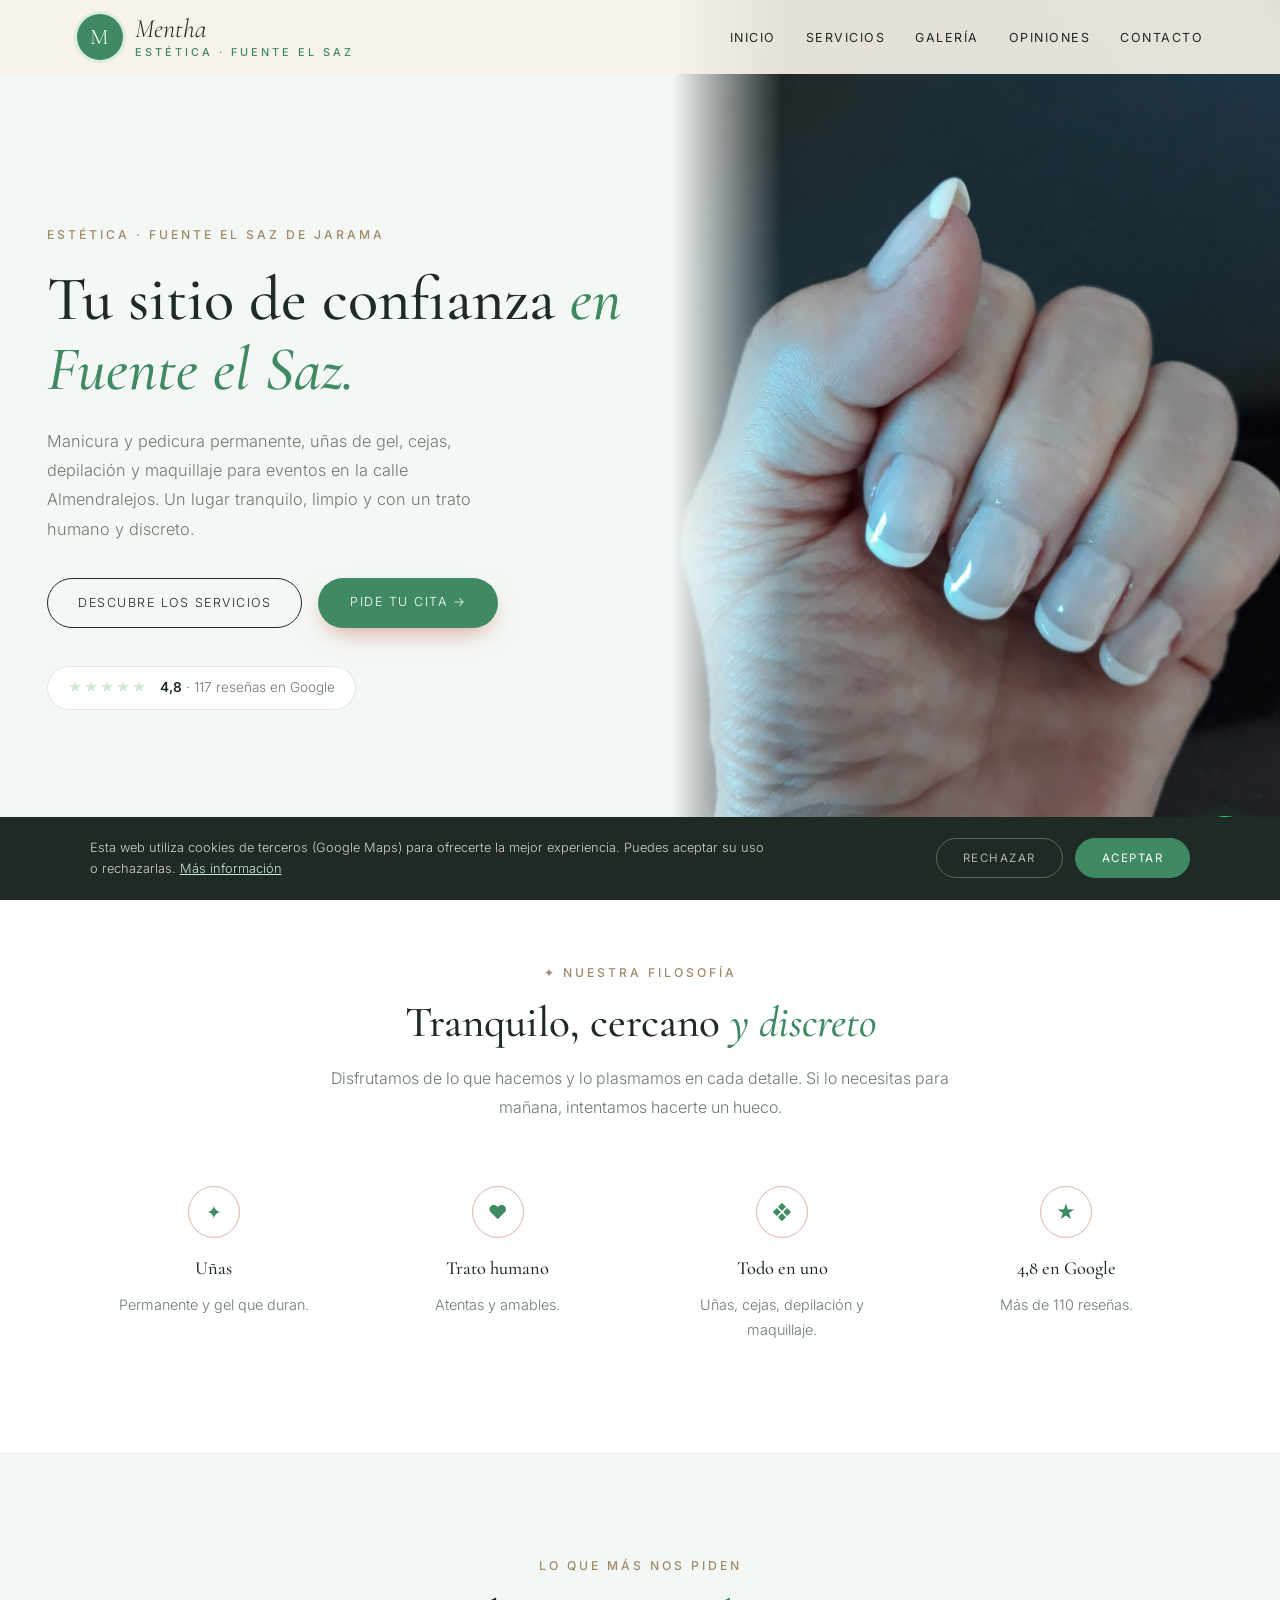
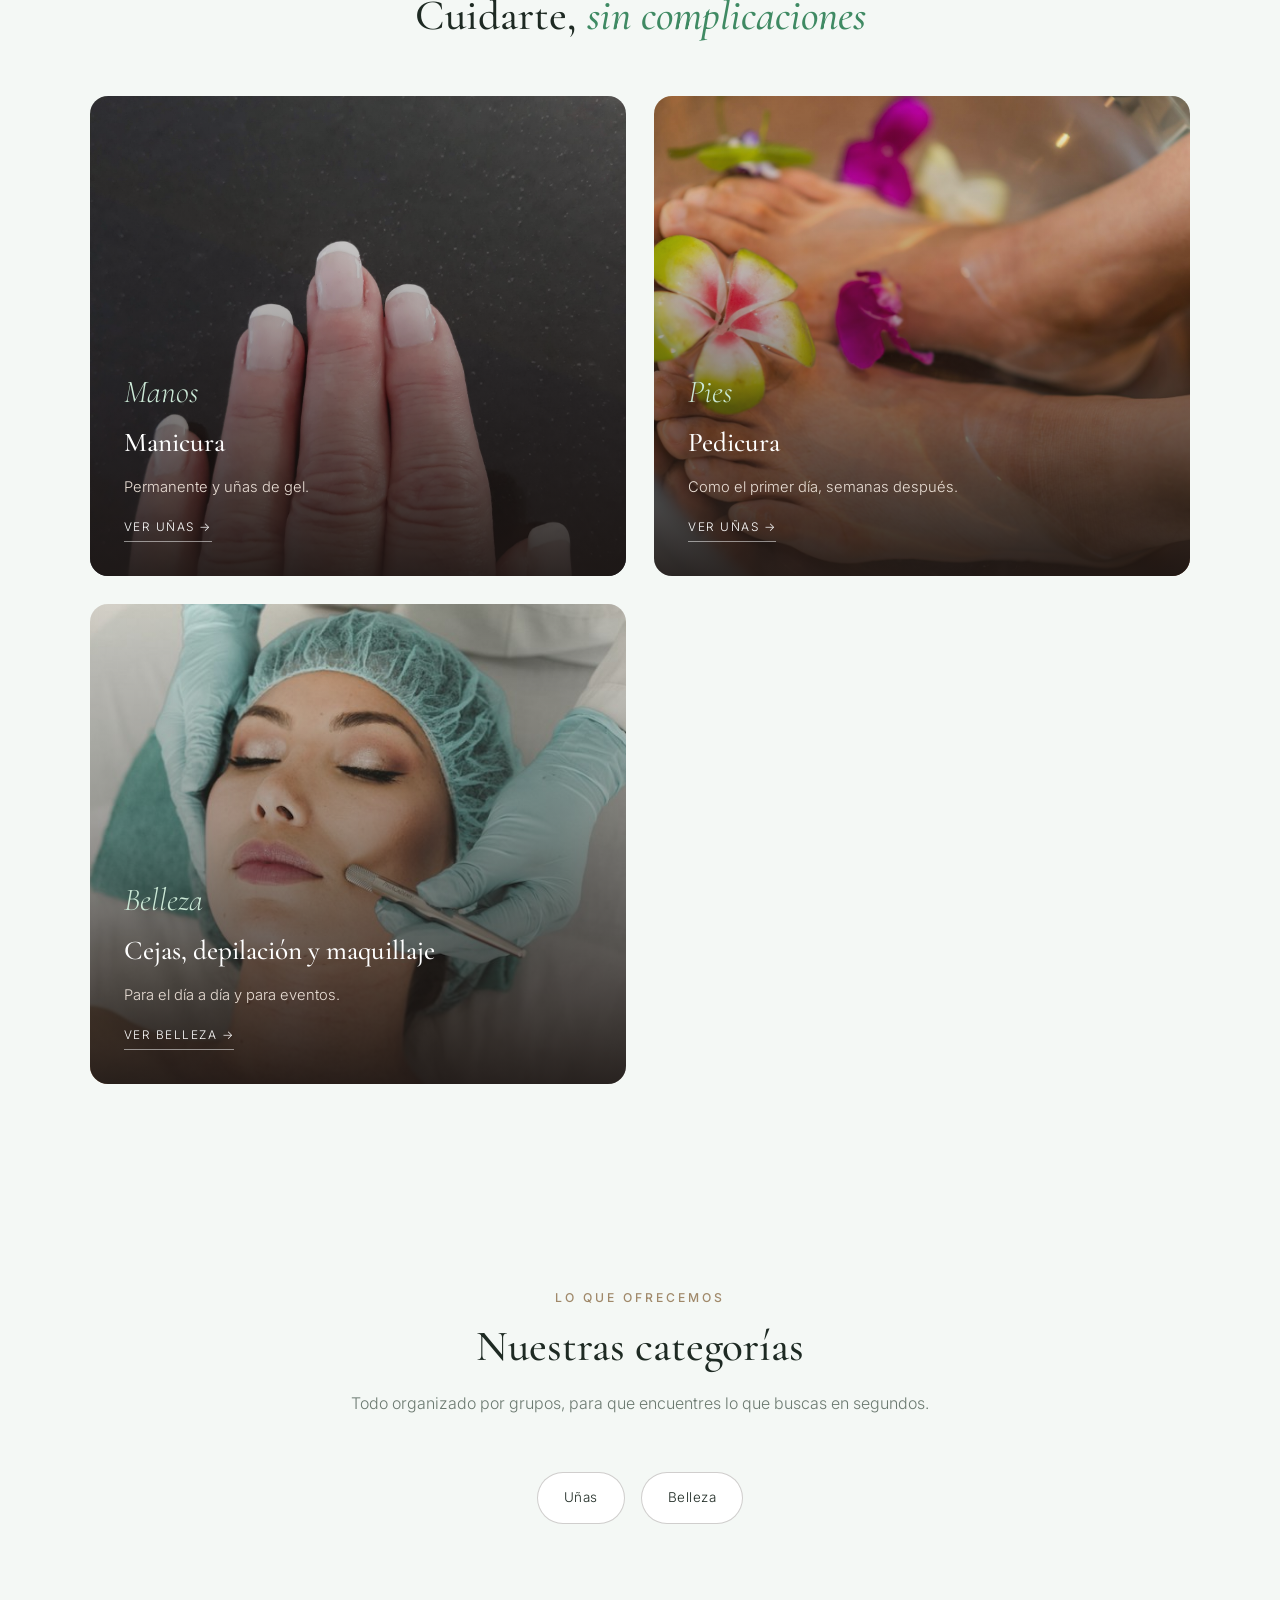
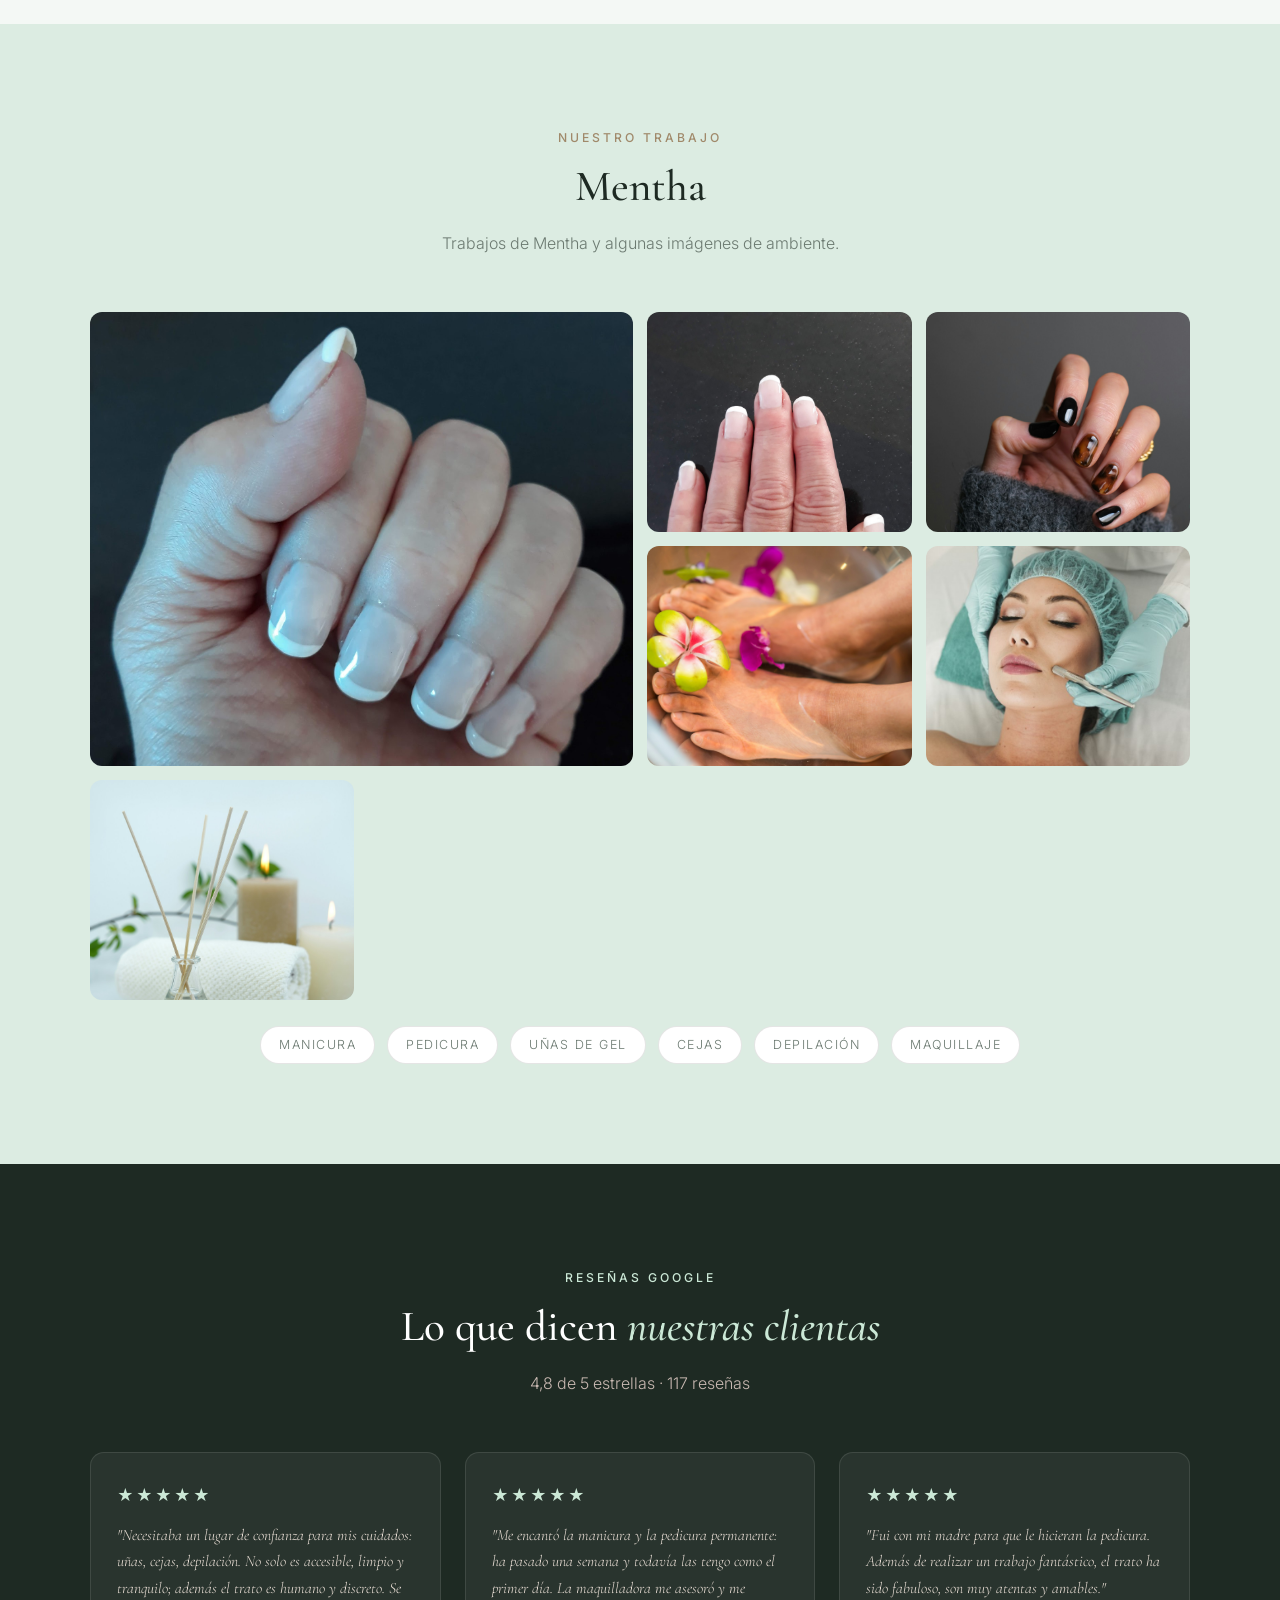
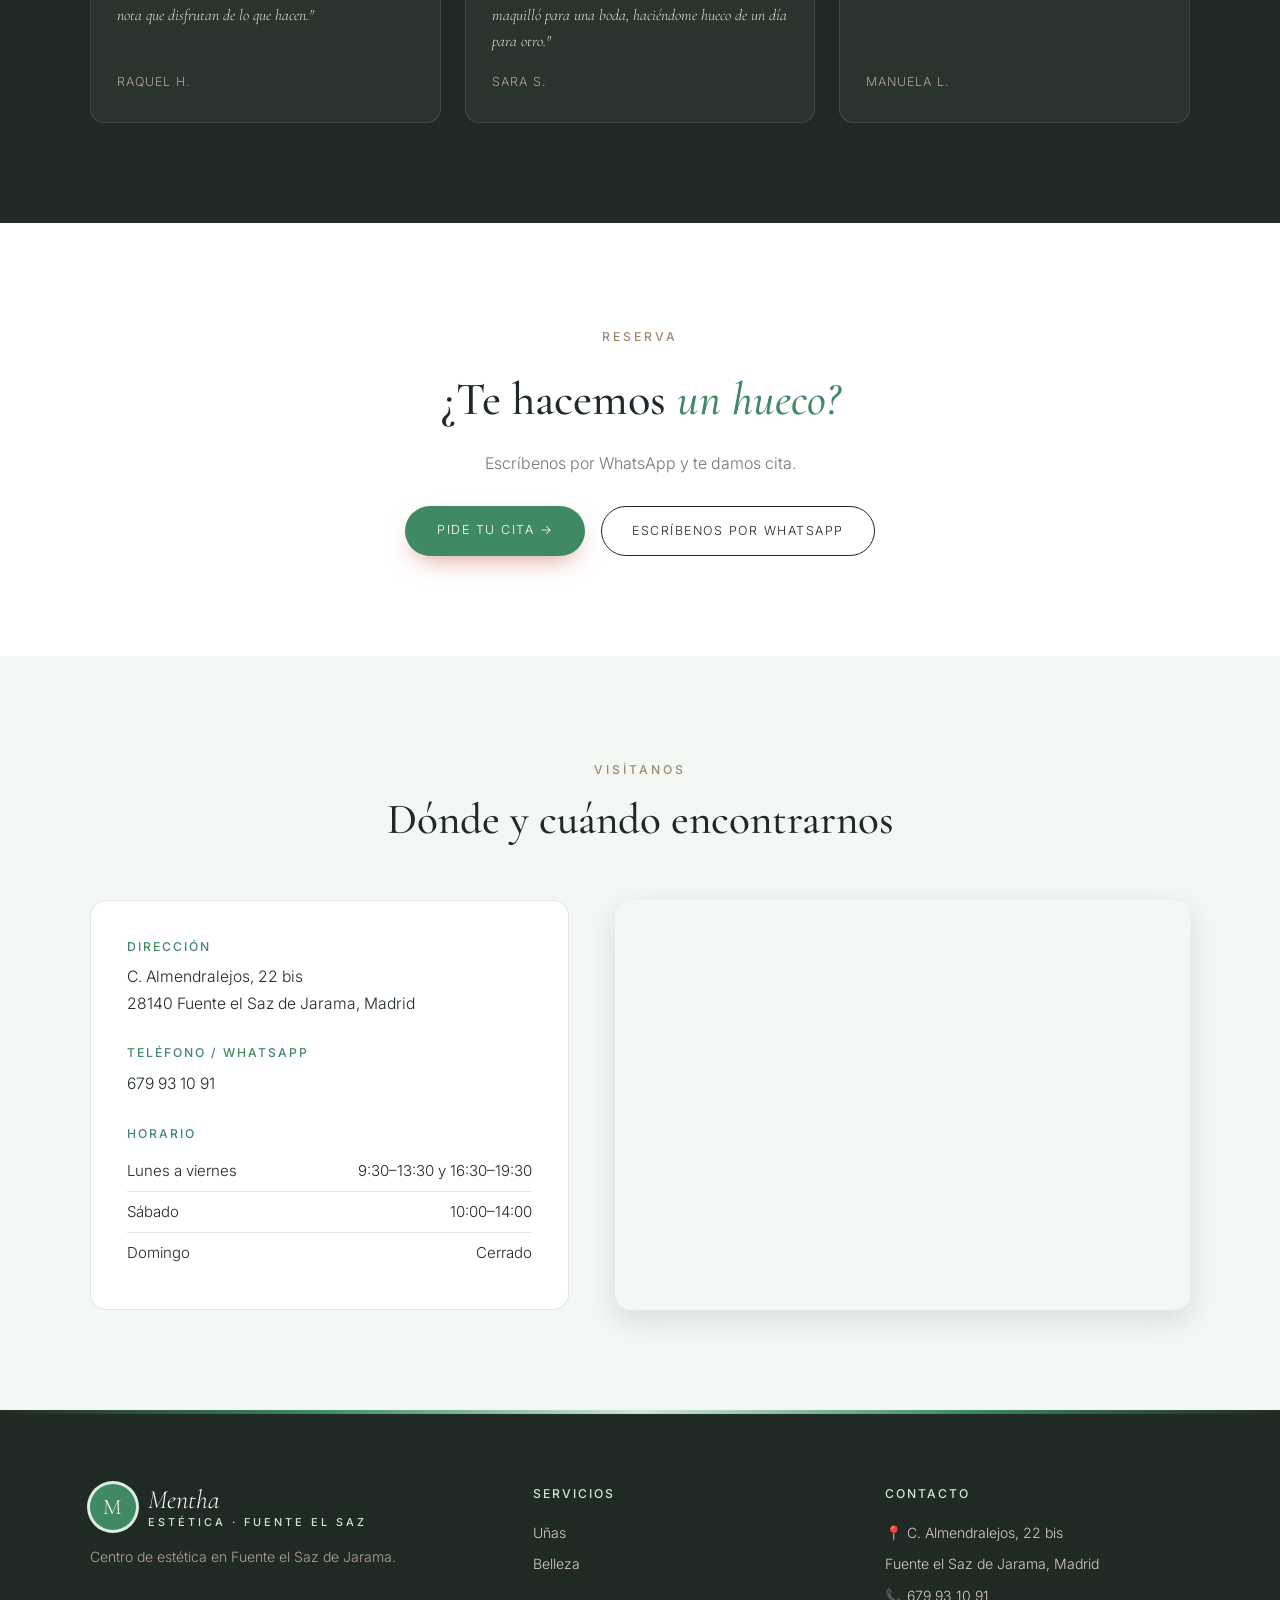
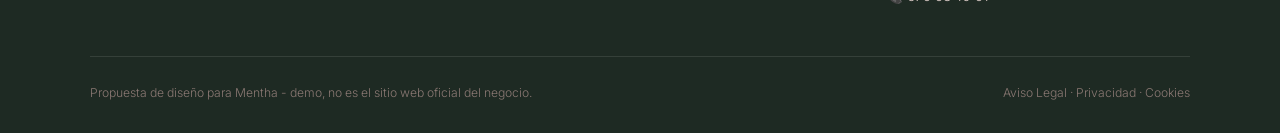
<file: index.html>
<!DOCTYPE html>
<html lang="es">
<head>
<meta charset="UTF-8">
<meta name="viewport" content="width=device-width, initial-scale=1.0">
<title>Mentha — Centro de estética en Fuente el Saz de Jarama</title>
<meta name="description" content="Mentha, centro de estética en C. Almendralejos 22 bis, Fuente el Saz de Jarama. Manicura y pedicura permanente, uñas de gel, cejas, depilación y maquillaje para eventos. 4,8★ con 117 reseñas en Google.">
<meta name="theme-color" content="#1e2a23">
<meta property="og:title" content="Mentha · Fuente el Saz de Jarama">
<meta property="og:image" content="maps_02.jpg">

<link rel="preconnect" href="https://fonts.googleapis.com"><link rel="preconnect" href="https://fonts.gstatic.com" crossorigin><link href="https://fonts.googleapis.com/css2?family=Cormorant+Garamond:ital,wght@0,500;0,600;1,500&family=Inter:wght@300;400;500;600&display=swap" rel="stylesheet">
<link rel="stylesheet" href="styles.css">
</head>
<body>

<header id="header">
  <a href="index.html" class="logo" aria-label="Mentha, inicio"><span class="logo-mark">M</span><span class="logo-text"><span class="script">Mentha</span><small>estética · Fuente el Saz</small></span></a>
  <nav id="nav" aria-label="Navegación principal"><ul><li><a href="index.html#inicio">Inicio</a></li><li><a href="servicios.html">Servicios</a></li><li><a href="index.html#galeria">Galería</a></li><li><a href="index.html#opiniones">Opiniones</a></li><li><a href="index.html#contacto">Contacto</a></li></ul></nav><button class="nav-toggle" id="navToggle" aria-label="Abrir menú">☰</button>
</header>

<section class="hero" id="inicio">
  <div class="hero-text">
    <span class="eyebrow">Estética · Fuente el Saz de Jarama</span>
    <h1>Tu sitio de confianza <em>en Fuente el Saz.</em></h1>
    <p>Manicura y pedicura permanente, uñas de gel, cejas, depilación y maquillaje para eventos en la calle Almendralejos. Un lugar tranquilo, limpio y con un trato humano y discreto.</p>
    <div class="hero-ctas">
      <a href="servicios.html" class="btn-outline">Descubre los servicios</a>
      <a href="https://wa.me/34679931091?text=Hola%2C%20he%20visto%20vuestra%20web%20y%20me%20gustar%C3%ADa%20pedir%20cita%20en%20Mentha" class="btn-solid" target="_blank" rel="noopener">Pide tu cita →</a>
    </div>
    <a class="hero-rating" href="https://www.google.com/maps/search/?api=1&query=Mentha,+Calle+Almendralejos+22,+Fuente+el+Saz+de+Jarama" target="_blank" rel="noopener"><span class="stars">★★★★★</span><span><strong>4,8</strong> · 117 reseñas en Google</span></a>
  </div>
  <div class="hero-img"><img src="maps_02.jpg" alt="Manicura francesa de Mentha en Fuente el Saz de Jarama" style="object-position:center 50%;"></div>
</section>

<section class="trust">
  <div class="section-head">
    <span class="eyebrow">✦ Nuestra filosofía</span>
    <h2>Tranquilo, cercano <em>y discreto</em></h2>
    <p>Disfrutamos de lo que hacemos y lo plasmamos en cada detalle. Si lo necesitas para mañana, intentamos hacerte un hueco.</p>
  </div>
  <div class="trust-grid">
    <div class="trust-card"><span class="trust-ic">✦</span><h3>Uñas</h3><p>Permanente y gel que duran.</p></div>
    <div class="trust-card"><span class="trust-ic">♥</span><h3>Trato humano</h3><p>Atentas y amables.</p></div>
    <div class="trust-card"><span class="trust-ic">❖</span><h3>Todo en uno</h3><p>Uñas, cejas, depilación y maquillaje.</p></div>
    <div class="trust-card"><span class="trust-ic">★</span><h3>4,8 en Google</h3><p>Más de 110 reseñas.</p></div>
  </div>
</section>

<section class="worlds">
  <div class="section-head">
    <span class="eyebrow">Lo que más nos piden</span>
    <h2>Cuidarte, <em>sin complicaciones</em></h2>
  </div>
  <div class="worlds-grid">
    <a href="servicios.html#unas" class="world-card"><img src="maps_01.jpg" alt="Manicura"><div class="world-text"><span class="script">Manos</span><h3>Manicura</h3><p>Permanente y uñas de gel.</p><span class="world-link">Ver uñas →</span></div></a>
    <a href="servicios.html#unas" class="world-card"><img src="stock_01.jpg" alt="Pedicura"><div class="world-text"><span class="script">Pies</span><h3>Pedicura</h3><p>Como el primer día, semanas después.</p><span class="world-link">Ver uñas →</span></div></a>
    <a href="servicios.html#belleza" class="world-card"><img src="stock_02.jpg" alt="Cejas, depilación y maquillaje"><div class="world-text"><span class="script">Belleza</span><h3>Cejas, depilación y maquillaje</h3><p>Para el día a día y para eventos.</p><span class="world-link">Ver belleza →</span></div></a>
  </div>
</section>

<section>
  <div class="section-head">
    <span class="eyebrow">Lo que ofrecemos</span>
    <h2>Nuestras categorías</h2>
    <p>Todo organizado por grupos, para que encuentres lo que buscas en segundos.</p>
  </div>
  <div class="cat-pills">
    <a href="servicios.html#unas" class="cat-pill">Uñas</a>
    <a href="servicios.html#belleza" class="cat-pill">Belleza</a>
  </div>
</section>

<section class="gallery-wrap" id="galeria">
  <div class="section-head">
    <span class="eyebrow">Nuestro trabajo</span>
    <h2>Mentha</h2>
    <p>Trabajos de Mentha y algunas imágenes de ambiente.</p>
  </div>
  <div class="gallery">
    <figure class="big"><img src="maps_02.jpg" alt="Manicura francesa" loading="lazy"></figure>
    <figure><img src="maps_01.jpg" alt="Francesa natural" loading="lazy"></figure>
    <figure><img src="stock_04.jpg" alt="Manicura (imagen de ambiente)" loading="lazy"></figure>
    <figure><img src="stock_01.jpg" alt="Pedicura (imagen de ambiente)" loading="lazy"></figure>
    <figure><img src="stock_02.jpg" alt="Cuidado facial (imagen de ambiente)" loading="lazy"></figure>
    <figure><img src="stock_03.jpg" alt="Relax (imagen de ambiente)" loading="lazy"></figure>
  </div>
  <div class="brands"><span>Manicura</span><span>Pedicura</span><span>Uñas de gel</span><span>Cejas</span><span>Depilación</span><span>Maquillaje</span></div>
</section>

<section class="reviews-wrap" id="opiniones">
  <div class="section-head">
    <span class="eyebrow">Reseñas Google</span>
    <h2>Lo que dicen <em>nuestras clientas</em></h2>
    <p>4,8 de 5 estrellas · 117 reseñas</p>
  </div>
  <div class="review-grid">
    <div class="review-card"><div class="stars">★★★★★</div><p>"Necesitaba un lugar de confianza para mis cuidados: uñas, cejas, depilación. No solo es accesible, limpio y tranquilo; además el trato es humano y discreto. Se nota que disfrutan de lo que hacen."</p><cite>Raquel H.</cite></div>
    <div class="review-card"><div class="stars">★★★★★</div><p>"Me encantó la manicura y la pedicura permanente: ha pasado una semana y todavía las tengo como el primer día. La maquilladora me asesoró y me maquilló para una boda, haciéndome hueco de un día para otro."</p><cite>Sara S.</cite></div>
    <div class="review-card"><div class="stars">★★★★★</div><p>"Fui con mi madre para que le hicieran la pedicura. Además de realizar un trabajo fantástico, el trato ha sido fabuloso, son muy atentas y amables."</p><cite>Manuela L.</cite></div>
  </div>
</section>

<section class="cta-section">
  <span class="eyebrow">Reserva</span>
  <h2>¿Te hacemos <em>un hueco?</em></h2>
  <p>Escríbenos por WhatsApp y te damos cita.</p>
  <div class="cta-row">
    <a href="https://wa.me/34679931091?text=Hola%2C%20he%20visto%20vuestra%20web%20y%20me%20gustar%C3%ADa%20pedir%20cita%20en%20Mentha" class="btn-solid" target="_blank" rel="noopener">Pide tu cita →</a>
    <a href="https://wa.me/34679931091?text=Hola%2C%20he%20visto%20vuestra%20web%20y%20me%20gustar%C3%ADa%20pedir%20cita%20en%20Mentha" class="btn-outline" target="_blank" rel="noopener">Escríbenos por WhatsApp</a>
  </div>
</section>

<section class="contact-section" id="contacto">
  <div class="section-head">
    <span class="eyebrow">Visítanos</span>
    <h2>Dónde y cuándo encontrarnos</h2>
  </div>
  <div class="contact-grid">
    <div class="contact-info">
      <div class="contact-block"><h3>Dirección</h3><p>C. Almendralejos, 22 bis<br>28140 Fuente el Saz de Jarama, Madrid</p></div>
      <div class="contact-block"><h3>Teléfono / WhatsApp</h3><p><a href="tel:+34679931091">679 93 10 91</a></p></div>
      <div class="contact-block"><h3>Horario</h3><ul class="hours-list"><li><span>Lunes a viernes</span><span>9:30–13:30 y 16:30–19:30</span></li><li><span>Sábado</span><span>10:00–14:00</span></li><li><span>Domingo</span><span>Cerrado</span></li></ul></div>
      
    </div>
    <div class="contact-map">
      <iframe title="Mapa de Mentha" src="https://www.google.com/maps?q=Mentha,+Calle+Almendralejos+22,+Fuente+el+Saz+de+Jarama&output=embed" width="100%" height="100%" style="border:0;" allowfullscreen="" loading="lazy" referrerpolicy="no-referrer-when-downgrade"></iframe>
    </div>
  </div>
</section>

<footer>
  <div class="footer-grid">
    <div class="footer-brand">
      <a href="index.html" class="logo light"><span class="logo-mark">M</span><span class="logo-text"><span class="script">Mentha</span><small>estética · Fuente el Saz</small></span></a>
      <p>Centro de estética en Fuente el Saz de Jarama.</p>
    </div>
    <div><h4>Servicios</h4><ul><li><a href="servicios.html#unas">Uñas</a></li><li><a href="servicios.html#belleza">Belleza</a></li></ul></div>
    <div><h4>Contacto</h4><ul><li>📍 C. Almendralejos, 22 bis</li><li>Fuente el Saz de Jarama, Madrid</li><li>📞 <a href="tel:+34679931091">679 93 10 91</a></li></ul></div>
  </div>
  <div class="footer-bottom">
    <span>Propuesta de diseño para Mentha - demo, no es el sitio web oficial del negocio.</span>
    <span><a href="aviso-legal.html">Aviso Legal</a> &middot; <a href="politica-privacidad.html">Privacidad</a> &middot; <a href="politica-cookies.html">Cookies</a></span>
  </div>
</footer>

<div id="cookie-banner" class="cookie-banner"><p>Esta web utiliza cookies de terceros (Google Maps) para ofrecerte la mejor experiencia. Puedes aceptar su uso o rechazarlas. <a href="politica-cookies.html">Más información</a></p><div class="cookie-actions"><button onclick="setCookieChoice('rejected')" class="ck-reject">Rechazar</button><button onclick="setCookieChoice('accepted')" class="ck-accept">Aceptar</button></div></div>
<div class="social-fabs"><a class="wa-fab" href="https://wa.me/34679931091?text=Hola%2C%20he%20visto%20vuestra%20web%20y%20me%20gustar%C3%ADa%20pedir%20cita%20en%20Mentha" target="_blank" rel="noopener" aria-label="Escribir por WhatsApp"><svg width="28" height="28" viewBox="0 0 24 24" fill="white"><path d="M17.5 14.4c-.3-.1-1.8-.9-2-1s-.5-.1-.7.1-.8 1-.9 1.2-.3.2-.6.1a8.2 8.2 0 0 1-2.4-1.5 9 9 0 0 1-1.7-2.1c-.2-.3 0-.5.1-.6l.4-.5.3-.5v-.5l-.9-2.2c-.2-.6-.5-.5-.7-.5h-.6a1.1 1.1 0 0 0-.8.4 3.4 3.4 0 0 0-1 2.5 5.9 5.9 0 0 0 1.2 3.1 13.5 13.5 0 0 0 5.2 4.6c2.6 1 2.6.7 3.1.6a2.6 2.6 0 0 0 1.7-1.2 2.1 2.1 0 0 0 .2-1.2c-.1-.1-.3-.2-.6-.3ZM12 21.8a9.8 9.8 0 0 1-5-1.4l-.4-.2-3.7 1 1-3.6-.2-.4A9.8 9.8 0 1 1 12 21.8Zm8.4-18.3A11.8 11.8 0 0 0 1.8 17.7L.2 23.8l6.3-1.6a11.8 11.8 0 0 0 5.6 1.4A11.8 11.8 0 0 0 20.4 3.5Z"/></svg></a></div>
<script src="main.js"></script>
</body>
</html>
</file>
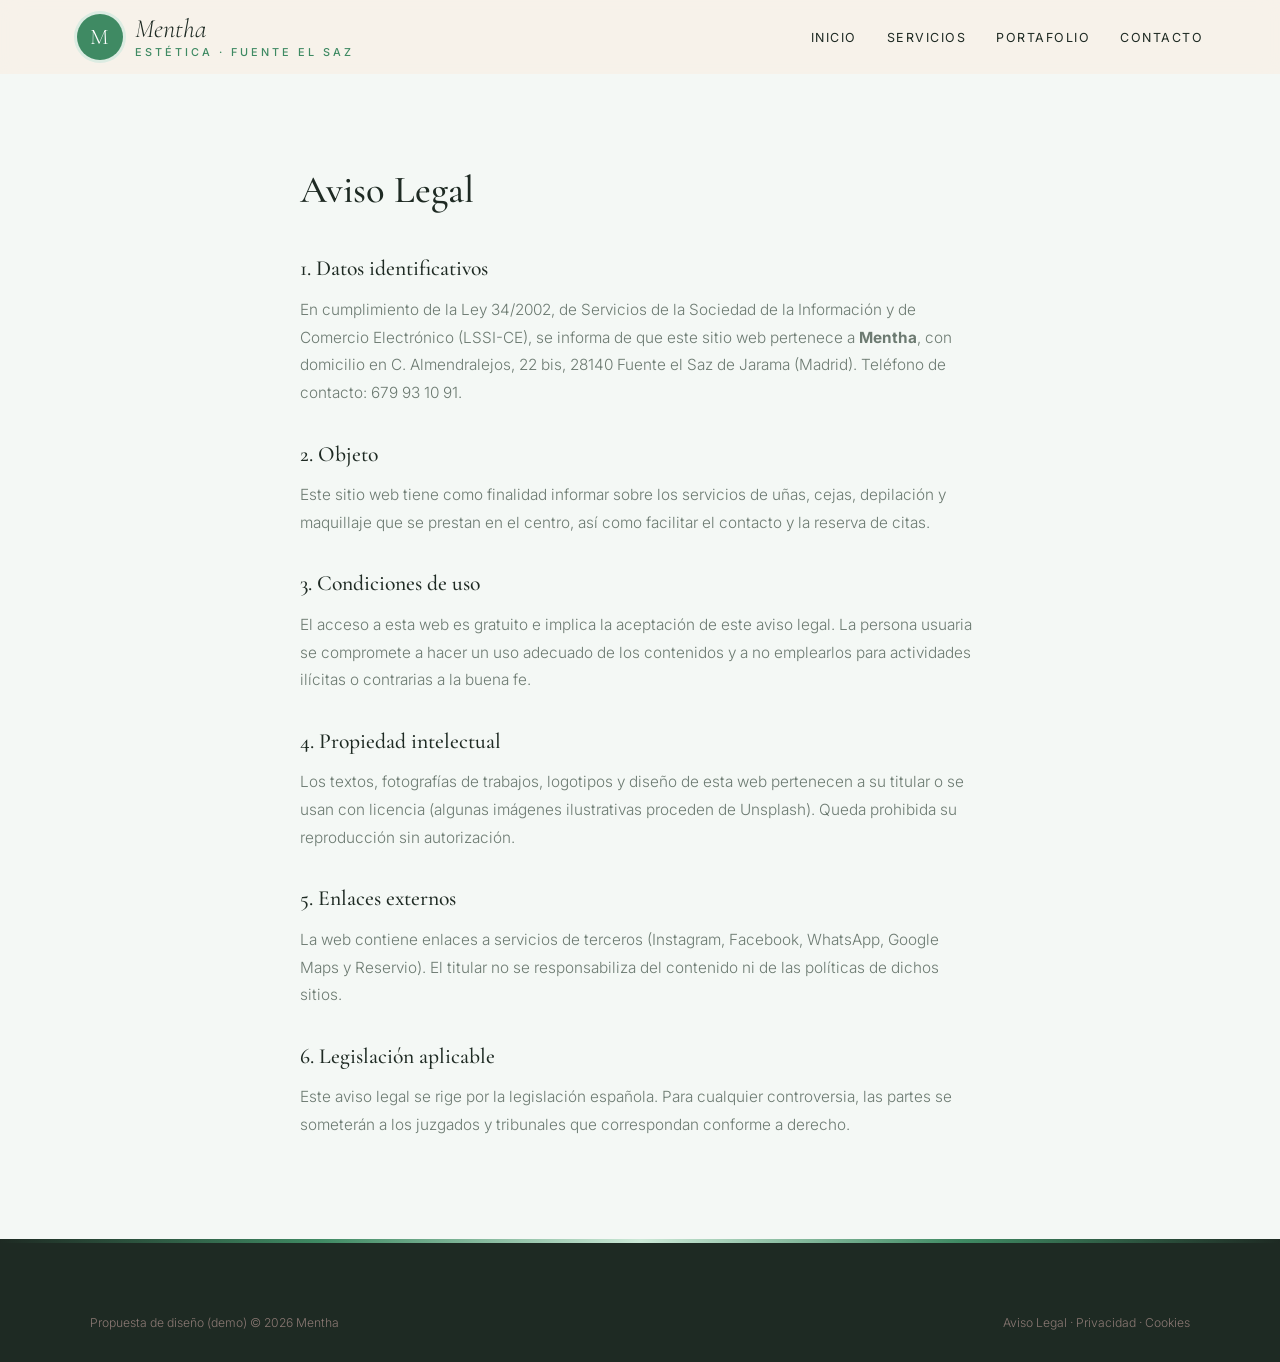
<file: aviso-legal.html>
<!DOCTYPE html>
<html lang="es">
<head>
<meta charset="UTF-8">
<meta name="viewport" content="width=device-width, initial-scale=1.0">
<title>Aviso Legal — Mentha</title>
<meta name="robots" content="noindex">

<link rel="preconnect" href="https://fonts.googleapis.com">
<link href="https://fonts.googleapis.com/css2?family=Cormorant+Garamond:ital,wght@0,500;0,600;1,500&family=Inter:wght@300;400;500;600&display=swap" rel="stylesheet">
<link rel="stylesheet" href="styles.css">
</head>
<body>
<header id="header" class="scrolled">
  <a href="index.html" class="logo" aria-label="Mentha, inicio">
    <span class="logo-mark">M</span>
    <span class="logo-text"><span class="script">Mentha</span><small>estética · Fuente el Saz</small></span>
  </a>
  <nav id="nav" aria-label="Navegación principal">
    <ul>
      <li><a href="index.html#inicio">Inicio</a></li>
      <li><a href="servicios.html">Servicios</a></li>
      <li><a href="portafolio.html">Portafolio</a></li>
      <li><a href="index.html#contacto">Contacto</a></li>
    </ul>
  </nav>
  <button class="nav-toggle" id="navToggle" aria-label="Abrir menú">☰</button>
</header>
<main class="legal"><h1>Aviso Legal</h1>
<h2>1. Datos identificativos</h2>
<p>En cumplimiento de la Ley 34/2002, de Servicios de la Sociedad de la Información y de Comercio Electrónico (LSSI-CE), se informa de que este sitio web pertenece a <strong>Mentha</strong>, con domicilio en C. Almendralejos, 22 bis, 28140 Fuente el Saz de Jarama (Madrid). Teléfono de contacto: 679 93 10 91.</p>
<h2>2. Objeto</h2>
<p>Este sitio web tiene como finalidad informar sobre los servicios de uñas, cejas, depilación y maquillaje que se prestan en el centro, así como facilitar el contacto y la reserva de citas.</p>
<h2>3. Condiciones de uso</h2>
<p>El acceso a esta web es gratuito e implica la aceptación de este aviso legal. La persona usuaria se compromete a hacer un uso adecuado de los contenidos y a no emplearlos para actividades ilícitas o contrarias a la buena fe.</p>
<h2>4. Propiedad intelectual</h2>
<p>Los textos, fotografías de trabajos, logotipos y diseño de esta web pertenecen a su titular o se usan con licencia (algunas imágenes ilustrativas proceden de Unsplash). Queda prohibida su reproducción sin autorización.</p>
<h2>5. Enlaces externos</h2>
<p>La web contiene enlaces a servicios de terceros (Instagram, Facebook, WhatsApp, Google Maps y Reservio). El titular no se responsabiliza del contenido ni de las políticas de dichos sitios.</p>
<h2>6. Legislación aplicable</h2>
<p>Este aviso legal se rige por la legislación española. Para cualquier controversia, las partes se someterán a los juzgados y tribunales que correspondan conforme a derecho.</p></main>
<footer>
  <div class="footer-bottom" style="margin-top:0">
    <span>Propuesta de diseño (demo) © 2026 Mentha</span>
    <span><a href="aviso-legal.html">Aviso Legal</a> &middot; <a href="politica-privacidad.html">Privacidad</a> &middot; <a href="politica-cookies.html">Cookies</a></span>
  </div>
</footer>
<script src="main.js"></script>
</body>
</html>
</file>
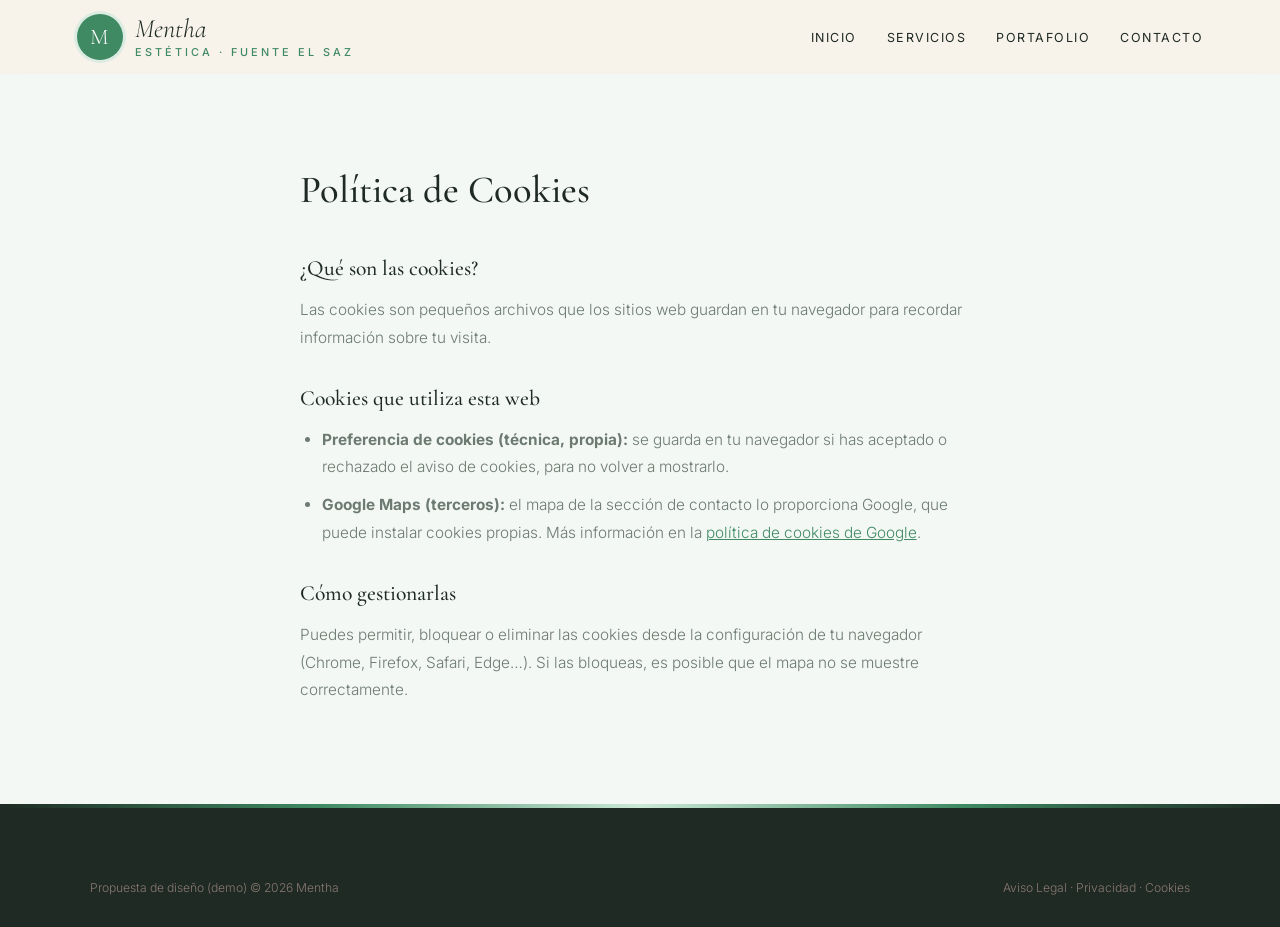
<file: politica-cookies.html>
<!DOCTYPE html>
<html lang="es">
<head>
<meta charset="UTF-8">
<meta name="viewport" content="width=device-width, initial-scale=1.0">
<title>Política de Cookies — Mentha</title>
<meta name="robots" content="noindex">

<link rel="preconnect" href="https://fonts.googleapis.com">
<link href="https://fonts.googleapis.com/css2?family=Cormorant+Garamond:ital,wght@0,500;0,600;1,500&family=Inter:wght@300;400;500;600&display=swap" rel="stylesheet">
<link rel="stylesheet" href="styles.css">
</head>
<body>
<header id="header" class="scrolled">
  <a href="index.html" class="logo" aria-label="Mentha, inicio">
    <span class="logo-mark">M</span>
    <span class="logo-text"><span class="script">Mentha</span><small>estética · Fuente el Saz</small></span>
  </a>
  <nav id="nav" aria-label="Navegación principal">
    <ul>
      <li><a href="index.html#inicio">Inicio</a></li>
      <li><a href="servicios.html">Servicios</a></li>
      <li><a href="portafolio.html">Portafolio</a></li>
      <li><a href="index.html#contacto">Contacto</a></li>
    </ul>
  </nav>
  <button class="nav-toggle" id="navToggle" aria-label="Abrir menú">☰</button>
</header>
<main class="legal"><h1>Política de Cookies</h1>
<h2>¿Qué son las cookies?</h2>
<p>Las cookies son pequeños archivos que los sitios web guardan en tu navegador para recordar información sobre tu visita.</p>
<h2>Cookies que utiliza esta web</h2>
<ul>
<li><strong>Preferencia de cookies (técnica, propia):</strong> se guarda en tu navegador si has aceptado o rechazado el aviso de cookies, para no volver a mostrarlo.</li>
<li><strong>Google Maps (terceros):</strong> el mapa de la sección de contacto lo proporciona Google, que puede instalar cookies propias. Más información en la <a href="https://policies.google.com/technologies/cookies" target="_blank" rel="noopener">política de cookies de Google</a>.</li>
</ul>
<h2>Cómo gestionarlas</h2>
<p>Puedes permitir, bloquear o eliminar las cookies desde la configuración de tu navegador (Chrome, Firefox, Safari, Edge…). Si las bloqueas, es posible que el mapa no se muestre correctamente.</p></main>
<footer>
  <div class="footer-bottom" style="margin-top:0">
    <span>Propuesta de diseño (demo) © 2026 Mentha</span>
    <span><a href="aviso-legal.html">Aviso Legal</a> &middot; <a href="politica-privacidad.html">Privacidad</a> &middot; <a href="politica-cookies.html">Cookies</a></span>
  </div>
</footer>
<script src="main.js"></script>
</body>
</html>
</file>
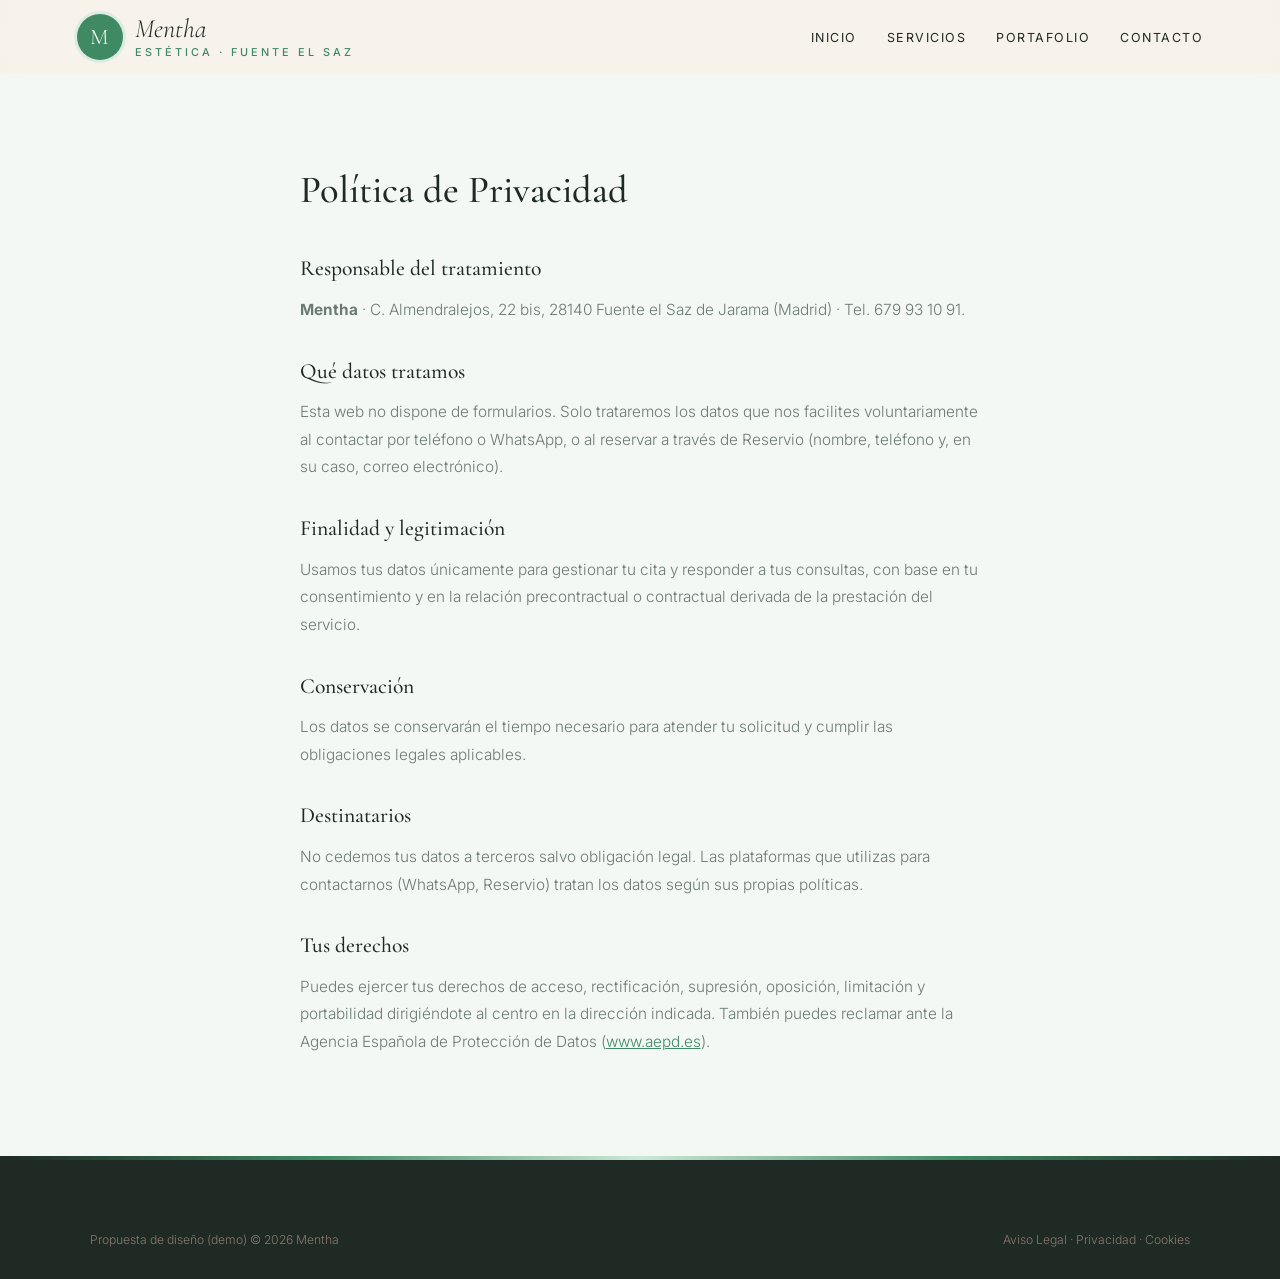
<file: politica-privacidad.html>
<!DOCTYPE html>
<html lang="es">
<head>
<meta charset="UTF-8">
<meta name="viewport" content="width=device-width, initial-scale=1.0">
<title>Política de Privacidad — Mentha</title>
<meta name="robots" content="noindex">

<link rel="preconnect" href="https://fonts.googleapis.com">
<link href="https://fonts.googleapis.com/css2?family=Cormorant+Garamond:ital,wght@0,500;0,600;1,500&family=Inter:wght@300;400;500;600&display=swap" rel="stylesheet">
<link rel="stylesheet" href="styles.css">
</head>
<body>
<header id="header" class="scrolled">
  <a href="index.html" class="logo" aria-label="Mentha, inicio">
    <span class="logo-mark">M</span>
    <span class="logo-text"><span class="script">Mentha</span><small>estética · Fuente el Saz</small></span>
  </a>
  <nav id="nav" aria-label="Navegación principal">
    <ul>
      <li><a href="index.html#inicio">Inicio</a></li>
      <li><a href="servicios.html">Servicios</a></li>
      <li><a href="portafolio.html">Portafolio</a></li>
      <li><a href="index.html#contacto">Contacto</a></li>
    </ul>
  </nav>
  <button class="nav-toggle" id="navToggle" aria-label="Abrir menú">☰</button>
</header>
<main class="legal"><h1>Política de Privacidad</h1>
<h2>Responsable del tratamiento</h2>
<p><strong>Mentha</strong> · C. Almendralejos, 22 bis, 28140 Fuente el Saz de Jarama (Madrid) · Tel. 679 93 10 91.</p>
<h2>Qué datos tratamos</h2>
<p>Esta web no dispone de formularios. Solo trataremos los datos que nos facilites voluntariamente al contactar por teléfono o WhatsApp, o al reservar a través de Reservio (nombre, teléfono y, en su caso, correo electrónico).</p>
<h2>Finalidad y legitimación</h2>
<p>Usamos tus datos únicamente para gestionar tu cita y responder a tus consultas, con base en tu consentimiento y en la relación precontractual o contractual derivada de la prestación del servicio.</p>
<h2>Conservación</h2>
<p>Los datos se conservarán el tiempo necesario para atender tu solicitud y cumplir las obligaciones legales aplicables.</p>
<h2>Destinatarios</h2>
<p>No cedemos tus datos a terceros salvo obligación legal. Las plataformas que utilizas para contactarnos (WhatsApp, Reservio) tratan los datos según sus propias políticas.</p>
<h2>Tus derechos</h2>
<p>Puedes ejercer tus derechos de acceso, rectificación, supresión, oposición, limitación y portabilidad dirigiéndote al centro en la dirección indicada. También puedes reclamar ante la Agencia Española de Protección de Datos (<a href="https://www.aepd.es" target="_blank" rel="noopener">www.aepd.es</a>).</p></main>
<footer>
  <div class="footer-bottom" style="margin-top:0">
    <span>Propuesta de diseño (demo) © 2026 Mentha</span>
    <span><a href="aviso-legal.html">Aviso Legal</a> &middot; <a href="politica-privacidad.html">Privacidad</a> &middot; <a href="politica-cookies.html">Cookies</a></span>
  </div>
</footer>
<script src="main.js"></script>
</body>
</html>
</file>
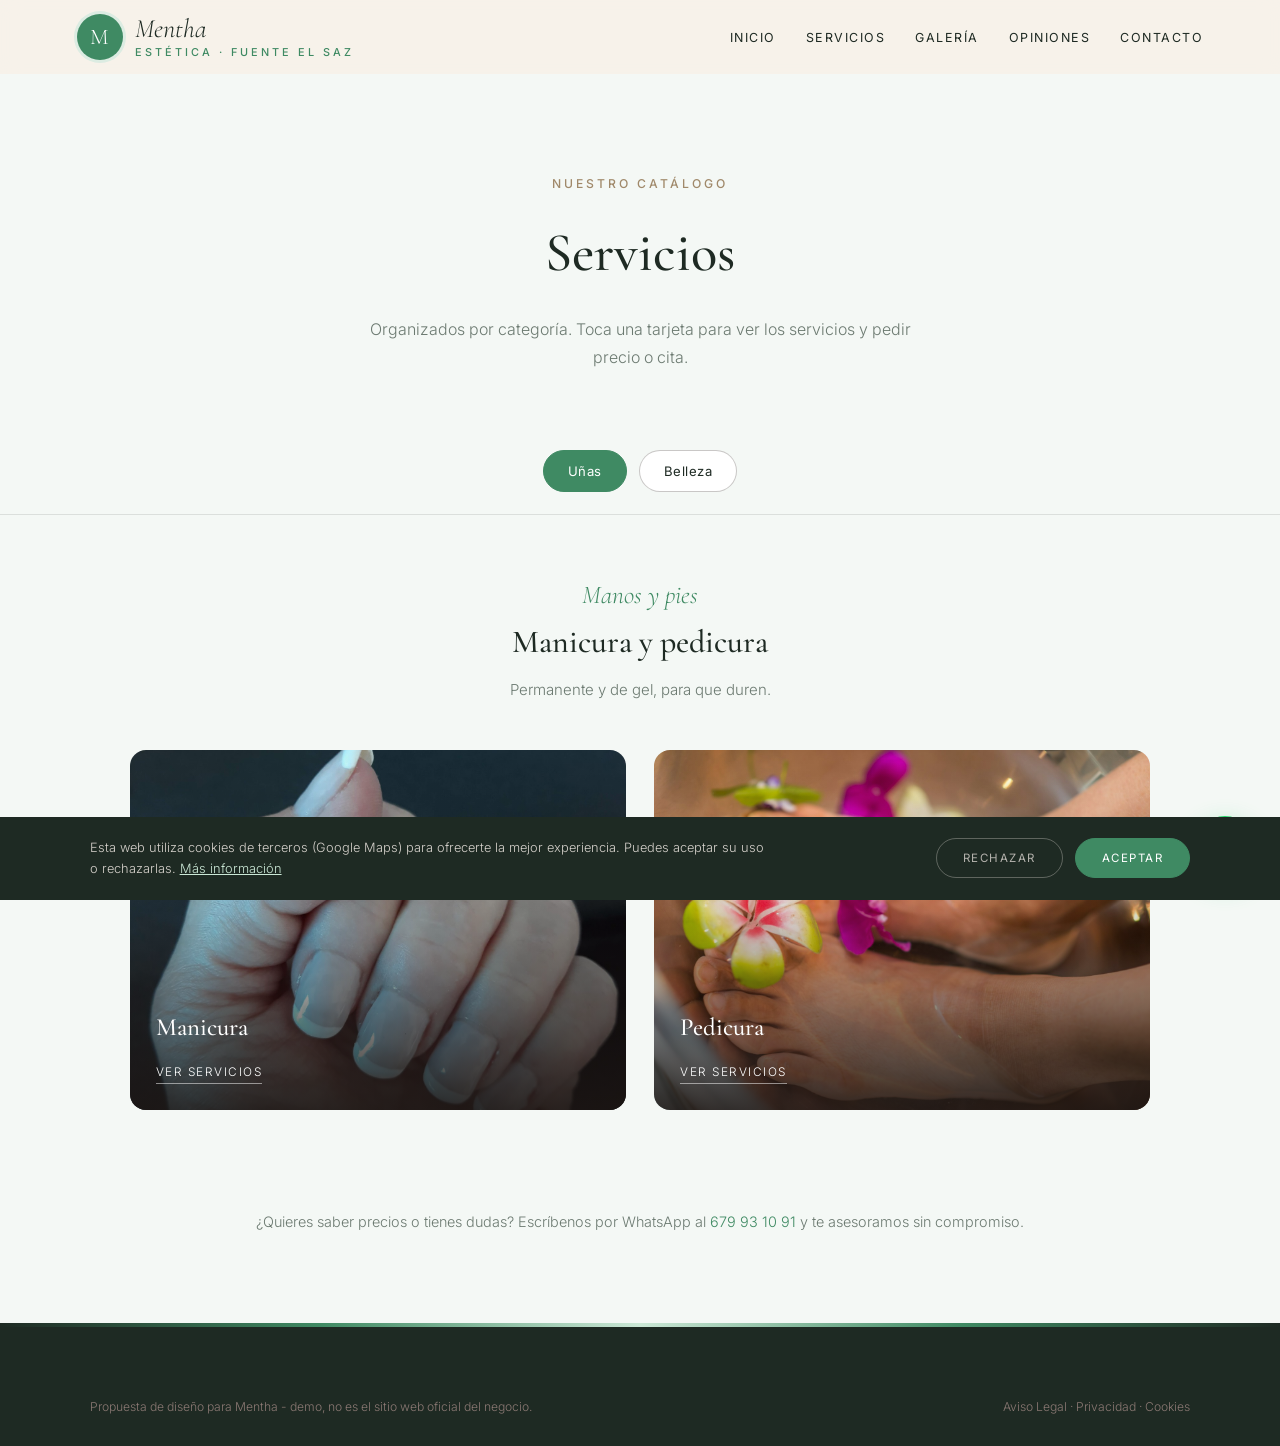
<file: servicios.html>
<!DOCTYPE html>
<html lang="es">
<head>
<meta charset="UTF-8">
<meta name="viewport" content="width=device-width, initial-scale=1.0">
<title>Servicios — Mentha · Fuente el Saz de Jarama</title>
<meta name="description" content="Servicios de Mentha en Fuente el Saz de Jarama.">

<link rel="preconnect" href="https://fonts.googleapis.com"><link rel="preconnect" href="https://fonts.gstatic.com" crossorigin><link href="https://fonts.googleapis.com/css2?family=Cormorant+Garamond:ital,wght@0,500;0,600;1,500&family=Inter:wght@300;400;500;600&display=swap" rel="stylesheet">
<link rel="stylesheet" href="styles.css">
</head>
<body>

<header id="header" class="scrolled">
  <a href="index.html" class="logo" aria-label="Mentha, inicio"><span class="logo-mark">M</span><span class="logo-text"><span class="script">Mentha</span><small>estética · Fuente el Saz</small></span></a>
  <nav id="nav" aria-label="Navegación principal"><ul><li><a href="index.html#inicio">Inicio</a></li><li><a href="servicios.html">Servicios</a></li><li><a href="index.html#galeria">Galería</a></li><li><a href="index.html#opiniones">Opiniones</a></li><li><a href="index.html#contacto">Contacto</a></li></ul></nav><button class="nav-toggle" id="navToggle" aria-label="Abrir menú">☰</button>
</header>

<div class="page-hero">
  <span class="eyebrow">Nuestro catálogo</span>
  <h1>Servicios</h1>
  <p>Organizados por categoría. Toca una tarjeta para ver los servicios y pedir precio o cita.</p>
</div>

<div class="tabs">
  <button class="tab-btn active" data-tab="unas">Uñas</button>
  <button class="tab-btn" data-tab="belleza">Belleza</button>
  
</div>

<div class="tab-panel active" id="unas">
  <div class="tab-intro"><span class="script">Manos y pies</span><h2>Manicura y pedicura</h2><p>Permanente y de gel, para que duren.</p></div>
  <div class="cat-grid">
    <div class="cat-card" onclick="openModal('manicura')"><img src="maps_02.jpg" alt="Manicura" loading="lazy"><div class="cat-card-text"><h3>Manicura</h3><span>Ver servicios</span></div></div>
    <div class="cat-card" onclick="openModal('pedicura')"><img src="stock_01.jpg" alt="Pedicura" loading="lazy"><div class="cat-card-text"><h3>Pedicura</h3><span>Ver servicios</span></div></div>
  </div>
</div>

<div class="tab-panel" id="belleza">
  <div class="tab-intro"><span class="script">Belleza</span><h2>Cejas, depilación y maquillaje</h2><p>Todo tu cuidado personal en un sitio.</p></div>
  <div class="cat-grid">
    <div class="cat-card" onclick="openModal('cejas')"><img src="stock_02.jpg" alt="Cejas" loading="lazy"><div class="cat-card-text"><h3>Cejas</h3><span>Ver servicios</span></div></div>
    <div class="cat-card" onclick="openModal('depilacion')"><img src="stock_03.jpg" alt="Depilación" loading="lazy"><div class="cat-card-text"><h3>Depilación</h3><span>Ver servicios</span></div></div>
    <div class="cat-card" onclick="openModal('maquillaje')"><img src="stock_02.jpg" alt="Maquillaje" loading="lazy"><div class="cat-card-text"><h3>Maquillaje</h3><span>Ver servicios</span></div></div>
  </div>
</div>


<p class="services-note">¿Quieres saber precios o tienes dudas? Escríbenos por WhatsApp al <a href="https://wa.me/34679931091" target="_blank" rel="noopener" style="color:var(--red)">679 93 10 91</a> y te asesoramos sin compromiso.</p>

<div class="modal-overlay" id="modal-manicura"><div class="modal">
  <button class="modal-close" onclick="closeModal('manicura')" aria-label="Cerrar">×</button>
  <h3>Manicura</h3><p class="modal-sub">Permanente y gel</p>
  <div class="svc-row"><div><div class="svc-name">Manicura permanente</div><span class="svc-desc"></span></div><div class="svc-price">Consultar</div></div>
  <div class="svc-row"><div><div class="svc-name">Uñas de gel</div><span class="svc-desc"></span></div><div class="svc-price">Consultar</div></div>
  <div class="svc-row"><div><div class="svc-name">Francesa</div><span class="svc-desc"></span></div><div class="svc-price">Consultar</div></div>
  <a class="modal-cta alt" href="https://wa.me/34679931091?text=Hola%2C%20quiero%20informaci%C3%B3n%20sobre%20manicura" target="_blank" rel="noopener">Pedir cita por WhatsApp</a>
</div></div>

<div class="modal-overlay" id="modal-pedicura"><div class="modal">
  <button class="modal-close" onclick="closeModal('pedicura')" aria-label="Cerrar">×</button>
  <h3>Pedicura</h3><p class="modal-sub">Permanente</p>
  <div class="svc-row"><div><div class="svc-name">Pedicura permanente</div><span class="svc-desc"></span></div><div class="svc-price">Consultar</div></div>
  <a class="modal-cta alt" href="https://wa.me/34679931091?text=Hola%2C%20quiero%20informaci%C3%B3n%20sobre%20pedicura" target="_blank" rel="noopener">Pedir cita por WhatsApp</a>
</div></div>

<div class="modal-overlay" id="modal-cejas"><div class="modal">
  <button class="modal-close" onclick="closeModal('cejas')" aria-label="Cerrar">×</button>
  <h3>Cejas</h3><p class="modal-sub">Diseño</p>
  <div class="svc-row"><div><div class="svc-name">Cejas</div><span class="svc-desc"></span></div><div class="svc-price">Consultar</div></div>
  <a class="modal-cta alt" href="https://wa.me/34679931091?text=Hola%2C%20quiero%20informaci%C3%B3n%20sobre%20cejas" target="_blank" rel="noopener">Pedir cita por WhatsApp</a>
</div></div>

<div class="modal-overlay" id="modal-depilacion"><div class="modal">
  <button class="modal-close" onclick="closeModal('depilacion')" aria-label="Cerrar">×</button>
  <h3>Depilación</h3><p class="modal-sub">Cuerpo</p>
  <div class="svc-row"><div><div class="svc-name">Depilación</div><span class="svc-desc"></span></div><div class="svc-price">Consultar</div></div>
  <a class="modal-cta alt" href="https://wa.me/34679931091?text=Hola%2C%20quiero%20informaci%C3%B3n%20sobre%20depilaci%C3%B3n" target="_blank" rel="noopener">Pedir cita por WhatsApp</a>
</div></div>

<div class="modal-overlay" id="modal-maquillaje"><div class="modal">
  <button class="modal-close" onclick="closeModal('maquillaje')" aria-label="Cerrar">×</button>
  <h3>Maquillaje</h3><p class="modal-sub">Eventos</p>
  <div class="svc-row"><div><div class="svc-name">Maquillaje para bodas y eventos</div><span class="svc-desc"></span></div><div class="svc-price">Consultar</div></div>
  <a class="modal-cta alt" href="https://wa.me/34679931091?text=Hola%2C%20quiero%20informaci%C3%B3n%20sobre%20maquillaje" target="_blank" rel="noopener">Pedir cita por WhatsApp</a>
</div></div>


<footer>
  <div class="footer-bottom" style="margin-top:0">
    <span>Propuesta de diseño para Mentha - demo, no es el sitio web oficial del negocio.</span>
    <span><a href="aviso-legal.html">Aviso Legal</a> &middot; <a href="politica-privacidad.html">Privacidad</a> &middot; <a href="politica-cookies.html">Cookies</a></span>
  </div>
</footer>

<div id="cookie-banner" class="cookie-banner"><p>Esta web utiliza cookies de terceros (Google Maps) para ofrecerte la mejor experiencia. Puedes aceptar su uso o rechazarlas. <a href="politica-cookies.html">Más información</a></p><div class="cookie-actions"><button onclick="setCookieChoice('rejected')" class="ck-reject">Rechazar</button><button onclick="setCookieChoice('accepted')" class="ck-accept">Aceptar</button></div></div>
<div class="social-fabs"><a class="wa-fab" href="https://wa.me/34679931091?text=Hola%2C%20he%20visto%20vuestra%20web%20y%20me%20gustar%C3%ADa%20pedir%20cita%20en%20Mentha" target="_blank" rel="noopener" aria-label="Escribir por WhatsApp"><svg width="28" height="28" viewBox="0 0 24 24" fill="white"><path d="M17.5 14.4c-.3-.1-1.8-.9-2-1s-.5-.1-.7.1-.8 1-.9 1.2-.3.2-.6.1a8.2 8.2 0 0 1-2.4-1.5 9 9 0 0 1-1.7-2.1c-.2-.3 0-.5.1-.6l.4-.5.3-.5v-.5l-.9-2.2c-.2-.6-.5-.5-.7-.5h-.6a1.1 1.1 0 0 0-.8.4 3.4 3.4 0 0 0-1 2.5 5.9 5.9 0 0 0 1.2 3.1 13.5 13.5 0 0 0 5.2 4.6c2.6 1 2.6.7 3.1.6a2.6 2.6 0 0 0 1.7-1.2 2.1 2.1 0 0 0 .2-1.2c-.1-.1-.3-.2-.6-.3ZM12 21.8a9.8 9.8 0 0 1-5-1.4l-.4-.2-3.7 1 1-3.6-.2-.4A9.8 9.8 0 1 1 12 21.8Zm8.4-18.3A11.8 11.8 0 0 0 1.8 17.7L.2 23.8l6.3-1.6a11.8 11.8 0 0 0 5.6 1.4A11.8 11.8 0 0 0 20.4 3.5Z"/></svg></a></div>
<script src="main.js"></script>
</body>
</html>
</file>
<file: styles.css>
:root{
  --cream:#f4f8f5; --paper:#ffffff; --tint:#dcece2; --ink:#1e2a23; --dark:#1e2a23; --muted:#6c7a71;
  --red:#3f8a63; --red-dark:#2f6d4d; --teal:#a0896a; --gold:#cbe8d6; --line:rgba(0,0,0,.1);
  --brand-gradient:linear-gradient(90deg,#1e2a23,#3f8a63,#cbe8d6,#3f8a63,#1e2a23);
}
*{margin:0;padding:0;box-sizing:border-box;}
html{scroll-behavior:smooth;}
body{font-family:'Inter',sans-serif;background:var(--cream);color:var(--ink);overflow-x:hidden;font-weight:300;line-height:1.6;}
a{text-decoration:none;color:inherit;}
h1,h2,h3{font-family:'Cormorant Garamond',serif;font-weight:500;}
h1 em,h2 em{font-style:italic;color:var(--red);}
img{max-width:100%;display:block;}
.script{font-family:'Cormorant Garamond',serif;font-style:italic;}

/* HEADER */
header{position:fixed;top:0;left:0;right:0;z-index:100;display:flex;justify-content:space-between;align-items:center;padding:14px 6%;background:rgba(247,241,233,.92);backdrop-filter:blur(10px);-webkit-backdrop-filter:blur(10px);transition:box-shadow .3s,padding .3s;}
header.scrolled{box-shadow:0 2px 24px rgba(28,22,20,.1);padding:8px 6%;}
.logo{display:flex;align-items:center;gap:12px;color:var(--dark);}
.logo-badge{width:58px;height:58px;border-radius:50%;object-fit:cover;box-shadow:0 0 0 2px var(--gold),0 6px 16px rgba(28,22,20,.15);transition:width .3s,height .3s;}
header.scrolled .logo-badge{width:46px;height:46px;}
.logo-text{display:flex;flex-direction:column;line-height:1;}
.logo-text .script{font-size:1.65rem;color:var(--dark);}
.logo-text small{font-size:.68rem;letter-spacing:3px;text-transform:uppercase;color:var(--red);margin-top:4px;font-weight:500;}
.logo.light .logo-text .script{color:#fff;}
.logo.light .logo-text small{color:var(--gold);}
nav ul{list-style:none;display:flex;gap:30px;}
nav a{font-size:.78rem;letter-spacing:1.5px;text-transform:uppercase;font-weight:400;position:relative;padding:4px 0;}
nav a::after{content:"";position:absolute;left:0;bottom:-2px;height:1px;width:100%;background:var(--red);transform:scaleX(0);transform-origin:right;transition:transform .3s;}
nav a:hover::after{transform:scaleX(1);transform-origin:left;}
.nav-toggle{display:none;font-size:1.6rem;background:none;border:none;color:var(--dark);cursor:pointer;}

/* BOTONES */
.btn-outline{display:inline-block;border:1px solid var(--dark);color:var(--dark);padding:14px 30px;font-size:.78rem;letter-spacing:1.5px;text-transform:uppercase;border-radius:40px;transition:all .25s;}
.btn-outline:hover{background:var(--dark);color:var(--cream);}
.btn-outline.light{border-color:rgba(255,255,255,.5);color:#fff;}
.btn-outline.light:hover{background:#fff;color:var(--dark);}
.btn-solid{display:inline-block;background:var(--red);color:#fff;padding:14px 32px;font-size:.78rem;letter-spacing:1.5px;text-transform:uppercase;border-radius:40px;transition:transform .25s,box-shadow .25s,background .25s;box-shadow:0 10px 26px -10px rgba(181,64,44,.6);}
.btn-solid:hover{transform:translateY(-2px);background:var(--red-dark);}

/* HERO */
.hero{min-height:95vh;display:grid;grid-template-columns:1.05fr .95fr;align-items:stretch;padding:0;}
.hero-text{display:flex;flex-direction:column;justify-content:center;padding:150px 7% 70px;}
.eyebrow{display:inline-block;color:var(--teal);text-transform:uppercase;letter-spacing:3px;font-size:.76rem;font-weight:500;}
.hero-text .eyebrow{margin-bottom:20px;}
.hero-text h1{font-size:clamp(2.4rem,5vw,3.9rem);line-height:1.12;margin-bottom:22px;color:var(--dark);}
.hero-text p{font-size:1.02rem;color:var(--muted);max-width:470px;line-height:1.8;margin-bottom:34px;}
.hero-ctas{display:flex;gap:16px;flex-wrap:wrap;}
.hero-rating{display:inline-flex;align-items:center;gap:12px;margin-top:38px;padding:10px 20px;border:1px solid var(--line);border-radius:40px;background:var(--paper);font-size:.85rem;color:var(--muted);align-self:flex-start;}
.hero-rating strong{color:var(--dark);font-weight:600;}
.stars{color:var(--gold);letter-spacing:2px;}
.hero-img{position:relative;overflow:hidden;}
.hero-img img{width:100%;height:100%;object-fit:cover;position:absolute;inset:0;}
.hero-img::after{content:"";position:absolute;inset:0;background:linear-gradient(90deg,var(--cream) 0%,rgba(247,241,233,0) 18%);}

/* SECCIONES */
section{padding:100px 7%;}
.section-head{text-align:center;max-width:640px;margin:0 auto 54px;}
.section-head h2{font-size:clamp(1.9rem,4vw,2.7rem);margin-top:12px;color:var(--dark);line-height:1.2;}
.section-head p{margin-top:16px;color:var(--muted);line-height:1.8;}

.trust{background:var(--paper);border-top:4px solid transparent;border-image:var(--brand-gradient) 1;}
.trust-grid{display:grid;grid-template-columns:repeat(auto-fit,minmax(230px,1fr));gap:36px;max-width:1150px;margin:0 auto;}
.trust-card{text-align:center;padding:10px;}
.trust-ic{display:inline-grid;place-items:center;width:52px;height:52px;border-radius:50%;border:1px solid rgba(181,64,44,.4);color:var(--red);font-size:1.2rem;margin-bottom:16px;}
.trust-card h3{font-size:1.15rem;color:var(--dark);margin-bottom:10px;}
.trust-card p{font-size:.9rem;color:var(--muted);line-height:1.7;}

/* DOS MUNDOS */
.worlds{background:var(--cream);}
.worlds-grid{display:grid;grid-template-columns:1fr 1fr;gap:28px;max-width:1150px;margin:0 auto;}
.world-card{position:relative;border-radius:18px;overflow:hidden;min-height:480px;display:flex;align-items:flex-end;color:#fff;}
.world-card img{position:absolute;inset:0;width:100%;height:100%;object-fit:cover;transition:transform .6s;}
.world-card:hover img{transform:scale(1.05);}
.world-card::after{content:"";position:absolute;inset:0;background:linear-gradient(to top,rgba(28,22,20,.92) 0%,rgba(28,22,20,.35) 55%,rgba(28,22,20,.05) 100%);}
.world-text{position:relative;z-index:2;padding:34px;}
.world-text .script{font-size:2rem;color:var(--gold);}
.world-text h3{font-size:1.7rem;margin:4px 0 10px;}
.world-text p{font-size:.92rem;color:#eadfd6;line-height:1.7;max-width:440px;}
.world-link{display:inline-block;margin-top:18px;font-size:.74rem;letter-spacing:1.5px;text-transform:uppercase;border-bottom:1px solid rgba(255,255,255,.5);padding-bottom:4px;}

/* PILLS */
.cat-pills{display:flex;flex-wrap:wrap;gap:16px;justify-content:center;max-width:1000px;margin:0 auto;}
.cat-pill{border:1px solid rgba(43,33,29,.22);padding:14px 26px;border-radius:30px;font-size:.84rem;letter-spacing:.5px;transition:all .2s;background:var(--paper);}
.cat-pill:hover{background:var(--red);color:#fff;border-color:var(--red);}

/* GALERIA */
.gallery-wrap{background:var(--tint);}
.gallery{max-width:1200px;margin:0 auto;display:grid;grid-template-columns:repeat(4,1fr);grid-auto-rows:220px;gap:14px;}
.gallery figure{overflow:hidden;border-radius:12px;margin:0;}
.gallery img{width:100%;height:100%;object-fit:cover;transition:transform .5s;}
.gallery figure:hover img{transform:scale(1.05);}
.gallery .big{grid-column:span 2;grid-row:span 2;}

/* RESEÑAS */
.reviews-wrap{background:var(--dark);color:#fff;position:relative;}
.reviews-wrap .section-head h2{color:#fff;}
.reviews-wrap .section-head h2 em{color:var(--gold);}
.reviews-wrap .section-head p{color:#c9b9b2;}
.reviews-wrap .eyebrow{color:var(--gold);}
.review-grid{display:grid;grid-template-columns:repeat(auto-fit,minmax(300px,1fr));gap:24px;max-width:1150px;margin:0 auto;}
.review-card{background:rgba(255,255,255,.05);border:1px solid rgba(255,255,255,.1);padding:30px 26px;border-radius:14px;display:flex;flex-direction:column;}
.review-card .stars{margin-bottom:14px;}
.review-card p{font-family:'Cormorant Garamond',serif;font-size:.98rem;color:#eadfd6;line-height:1.7;font-style:italic;margin-bottom:16px;flex:1;}
.review-card cite{font-size:.78rem;color:#b3a099;font-style:normal;text-transform:uppercase;letter-spacing:1px;}

/* CTA */
.cta-section{text-align:center;background:var(--paper);}
.cta-section h2{font-size:clamp(2rem,4vw,2.9rem);color:var(--dark);margin:14px 0 14px;}
.cta-section p{color:var(--muted);margin-bottom:30px;}
.cta-row{display:flex;gap:16px;justify-content:center;flex-wrap:wrap;}

/* CONTACTO */
.contact-section{background:var(--cream);}
.contact-grid{display:grid;grid-template-columns:1fr 1.2fr;gap:46px;max-width:1150px;margin:0 auto;align-items:stretch;}
.contact-info{display:flex;flex-direction:column;gap:26px;background:var(--paper);border:1px solid var(--line);border-radius:16px;padding:36px;}
.contact-block h3{font-family:'Inter',sans-serif;font-size:.76rem;text-transform:uppercase;letter-spacing:2px;color:var(--red);font-weight:500;margin-bottom:8px;}
.contact-block p{font-size:.98rem;color:var(--ink);line-height:1.7;}
.contact-block a:hover{color:var(--red);}
.hours-list{list-style:none;}
.hours-list li{display:flex;justify-content:space-between;gap:20px;padding:8px 0;border-bottom:1px solid var(--line);font-size:.94rem;}
.hours-list li:last-child{border-bottom:none;}
.contact-map{border-radius:16px;overflow:hidden;min-height:380px;box-shadow:0 10px 30px rgba(28,22,20,.12);}
.contact-map iframe{display:block;min-height:380px;}

/* FOOTER */
footer{background:var(--dark);color:#d9c9c5;padding:70px 7% 30px;border-top:4px solid transparent;border-image:var(--brand-gradient) 1;}
.footer-grid{display:grid;grid-template-columns:1.3fr 1fr 1fr;gap:46px;max-width:1200px;margin:0 auto;padding-bottom:40px;border-bottom:1px solid rgba(255,255,255,.1);}
.footer-brand p{font-size:.88rem;color:#b3a09a;margin-top:16px;}
footer h4{font-size:.76rem;text-transform:uppercase;letter-spacing:2px;color:var(--gold);margin-bottom:18px;font-weight:500;}
footer ul{list-style:none;}
footer li{margin-bottom:9px;font-size:.88rem;color:#d9c9c5;}
footer a:hover{color:var(--gold);}
.footer-bottom{max-width:1200px;margin:26px auto 0;display:flex;justify-content:space-between;flex-wrap:wrap;gap:10px;font-size:.76rem;color:#8a7873;}
.footer-bottom a{color:#8a7873;}

/* FABS */
.social-fabs{position:fixed;bottom:26px;right:26px;z-index:200;display:flex;flex-direction:column;gap:14px;align-items:center;}
.social-fabs a{width:52px;height:52px;border-radius:50%;display:flex;align-items:center;justify-content:center;box-shadow:0 10px 24px rgba(0,0,0,.2);transition:transform .2s;}
.social-fabs a:hover{transform:scale(1.08);}
.wa-fab{width:58px !important;height:58px !important;background:#25D366;box-shadow:0 10px 26px rgba(37,211,102,.45) !important;}
.ig-fab{background:radial-gradient(circle at 30% 110%,#fdf497 0%,#fdf497 5%,#fd5949 45%,#d6249f 60%,#285AEB 90%);}
.fb-fab{background:#1877F2;}

/* COOKIES */
.cookie-banner{display:none;position:fixed;bottom:0;left:0;right:0;z-index:300;background:var(--dark);padding:20px 7%;flex-wrap:wrap;align-items:center;justify-content:space-between;gap:16px;}
.cookie-banner p{font-size:.8rem;color:rgba(245,237,232,.85);line-height:1.7;max-width:680px;}
.cookie-banner p a{color:var(--gold);text-decoration:underline;}
.cookie-actions{display:flex;gap:12px;flex-shrink:0;}
.cookie-actions button{font-family:'Inter',sans-serif;font-size:.72rem;letter-spacing:1.5px;text-transform:uppercase;padding:12px 26px;cursor:pointer;border-radius:30px;}
.ck-reject{background:transparent;color:rgba(245,237,232,.7);border:1px solid rgba(245,237,232,.3);}
.ck-accept{background:var(--red);color:#fff;border:1px solid var(--red);}

/* PÁGINAS INTERIORES */
.page-hero{padding:170px 7% 60px;text-align:center;background:var(--cream);}
.page-hero h1{font-size:clamp(2.3rem,5vw,3.4rem);margin-top:14px;color:var(--dark);}
.page-hero p{color:var(--muted);max-width:580px;margin:18px auto 0;line-height:1.8;}
.tabs{position:sticky;top:74px;z-index:50;background:var(--cream);padding:18px 7% 22px;display:flex;gap:12px;justify-content:center;flex-wrap:wrap;border-bottom:1px solid var(--line);}
.tab-btn{border:1px solid rgba(43,33,29,.25);background:var(--paper);padding:12px 24px;border-radius:30px;font-family:'Inter',sans-serif;font-size:.82rem;letter-spacing:.5px;color:var(--ink);cursor:pointer;transition:all .2s;}
.tab-btn.active,.tab-btn:hover{background:var(--red);color:#fff;border-color:var(--red);}
.tab-panel{display:none;padding:60px 7% 100px;max-width:1200px;margin:0 auto;}
.tab-panel.active{display:block;animation:fadeIn .5s;}
@keyframes fadeIn{from{opacity:0;transform:translateY(12px)}to{opacity:1;transform:none}}
.tab-intro{text-align:center;max-width:600px;margin:0 auto 46px;}
.tab-intro .script{font-size:1.6rem;color:var(--red);}
.tab-intro h2{font-size:2rem;color:var(--dark);}
.tab-intro p{color:var(--muted);margin-top:10px;line-height:1.75;font-size:.94rem;}

.cat-grid{display:grid;grid-template-columns:repeat(auto-fit,minmax(280px,1fr));gap:28px;}
.cat-grid.single{grid-template-columns:1fr;max-width:640px;margin:0 auto;}
.cat-grid.single .cat-card{height:440px;}
.cat-card{position:relative;border-radius:16px;overflow:hidden;height:360px;cursor:pointer;background:var(--tint);}
.cat-card img{width:100%;height:100%;object-fit:cover;transition:transform .5s;}
.cat-card:hover img{transform:scale(1.06);}
.cat-card::after{content:'';position:absolute;inset:0;background:linear-gradient(to top,rgba(28,22,20,.88) 0%,rgba(28,22,20,.15) 55%,transparent 100%);}
.cat-card-text{position:absolute;bottom:0;left:0;right:0;padding:26px;z-index:2;}
.cat-card-text h3{color:#fff;font-size:1.55rem;margin-bottom:10px;}
.cat-card-text span{color:#fff;font-size:.74rem;text-transform:uppercase;letter-spacing:1.5px;border-bottom:1px solid rgba(255,255,255,.5);padding-bottom:4px;}

.modal-overlay{display:none;position:fixed;inset:0;background:rgba(28,22,20,.78);z-index:300;align-items:center;justify-content:center;padding:20px;}
.modal-overlay.open{display:flex;}
.modal{background:var(--paper);max-width:560px;width:100%;max-height:85vh;overflow-y:auto;border-radius:16px;padding:40px;position:relative;}
.modal-close{position:absolute;top:16px;right:20px;background:none;border:none;font-size:1.7rem;color:var(--ink);cursor:pointer;}
.modal h3{font-size:1.8rem;color:var(--dark);margin-bottom:6px;}
.modal .modal-sub{color:var(--muted);font-size:.86rem;margin-bottom:22px;}
.svc-row{display:flex;justify-content:space-between;align-items:center;padding:16px 0;border-bottom:1px solid var(--line);gap:16px;}
.svc-row:last-of-type{border-bottom:none;}
.svc-name{font-size:.98rem;color:var(--ink);font-weight:400;}
.svc-desc{font-size:.8rem;color:var(--muted);display:block;margin-top:3px;line-height:1.5;}
.svc-price{font-size:.72rem;color:var(--red);text-transform:uppercase;letter-spacing:1px;white-space:nowrap;font-weight:500;}
.modal-cta{display:block;text-align:center;background:var(--red);color:#fff;padding:14px;border-radius:30px;margin-top:26px;font-size:.8rem;text-transform:uppercase;letter-spacing:1.5px;}
.modal-cta.alt{background:#25D366;margin-top:10px;}
.services-note{text-align:center;color:var(--muted);font-size:.9rem;padding:0 7% 90px;}

.portfolio-grid{display:grid;grid-template-columns:repeat(auto-fill,minmax(260px,1fr));gap:18px;}
.portfolio-grid figure{border-radius:14px;overflow:hidden;aspect-ratio:4/5;cursor:zoom-in;background:var(--tint);}
.portfolio-grid img{width:100%;height:100%;object-fit:cover;transition:transform .5s;}
.portfolio-grid figure:hover img{transform:scale(1.05);}
.lightbox{display:none;position:fixed;inset:0;z-index:400;background:rgba(15,12,10,.94);align-items:center;justify-content:center;padding:30px;cursor:zoom-out;}
.lightbox.open{display:flex;}
.lightbox img{max-width:100%;max-height:90vh;border-radius:10px;}

.legal{max-width:860px;margin:0 auto;padding:160px 7% 90px;}
.legal h1{font-size:2.4rem;color:var(--dark);margin-bottom:26px;}
.legal h2{font-size:1.35rem;color:var(--dark);margin:30px 0 10px;}
.legal p,.legal li{color:var(--muted);line-height:1.8;margin-bottom:10px;font-size:.96rem;}
.legal ul{padding-left:22px;}
.legal a{color:var(--red);text-decoration:underline;}

@media(max-width:900px){
  .hero{grid-template-columns:1fr;}
  .hero-img{height:340px;order:-1;margin-top:82px;}
  .hero-img::after{background:linear-gradient(0deg,var(--cream) 0%,rgba(247,241,233,0) 25%);}
  .hero-text{padding:30px 6% 60px;}
  .worlds-grid{grid-template-columns:1fr;}
  .world-card{min-height:420px;}
  .gallery{grid-template-columns:repeat(2,1fr);grid-auto-rows:170px;}
  .gallery .big{grid-column:span 2;grid-row:span 2;}
  .footer-grid{grid-template-columns:1fr;gap:30px;}
  .contact-grid{grid-template-columns:1fr;}
  .contact-map,.contact-map iframe{min-height:300px;}
  nav{position:fixed;top:0;right:0;height:100vh;width:78%;max-width:300px;background:var(--cream);padding:110px 40px;transform:translateX(100%);transition:transform .4s;box-shadow:-10px 0 40px rgba(0,0,0,.12);}
  nav.open{transform:translateX(0);}
  nav ul{flex-direction:column;gap:26px;}
  .nav-toggle{display:block;position:relative;z-index:110;}
  section{padding:70px 6%;}
  .tabs{top:66px;overflow-x:auto;justify-content:flex-start;flex-wrap:nowrap;}
  .tab-btn{flex-shrink:0;}
  .page-hero{padding:140px 6% 40px;}
  .modal{padding:34px 24px;}
}
@media(max-width:520px){
  .logo-text .script{font-size:1.35rem;}
  .logo-badge{width:48px;height:48px;}
  .social-fabs{right:16px;bottom:16px;}
  .social-fabs a{width:46px;height:46px;}
}

.logo-mark{width:46px;height:46px;border-radius:50%;background:var(--red);color:#fff;display:grid;place-items:center;font-family:'Cormorant Garamond',serif;font-size:1.4rem;box-shadow:0 0 0 3px var(--tint);}
.brands{display:flex;flex-wrap:wrap;gap:12px;justify-content:center;margin-top:26px;}
.brands span{border:1px solid var(--line);border-radius:30px;padding:8px 18px;font-size:.78rem;letter-spacing:1.5px;text-transform:uppercase;color:var(--muted);background:var(--paper);}
</file>
